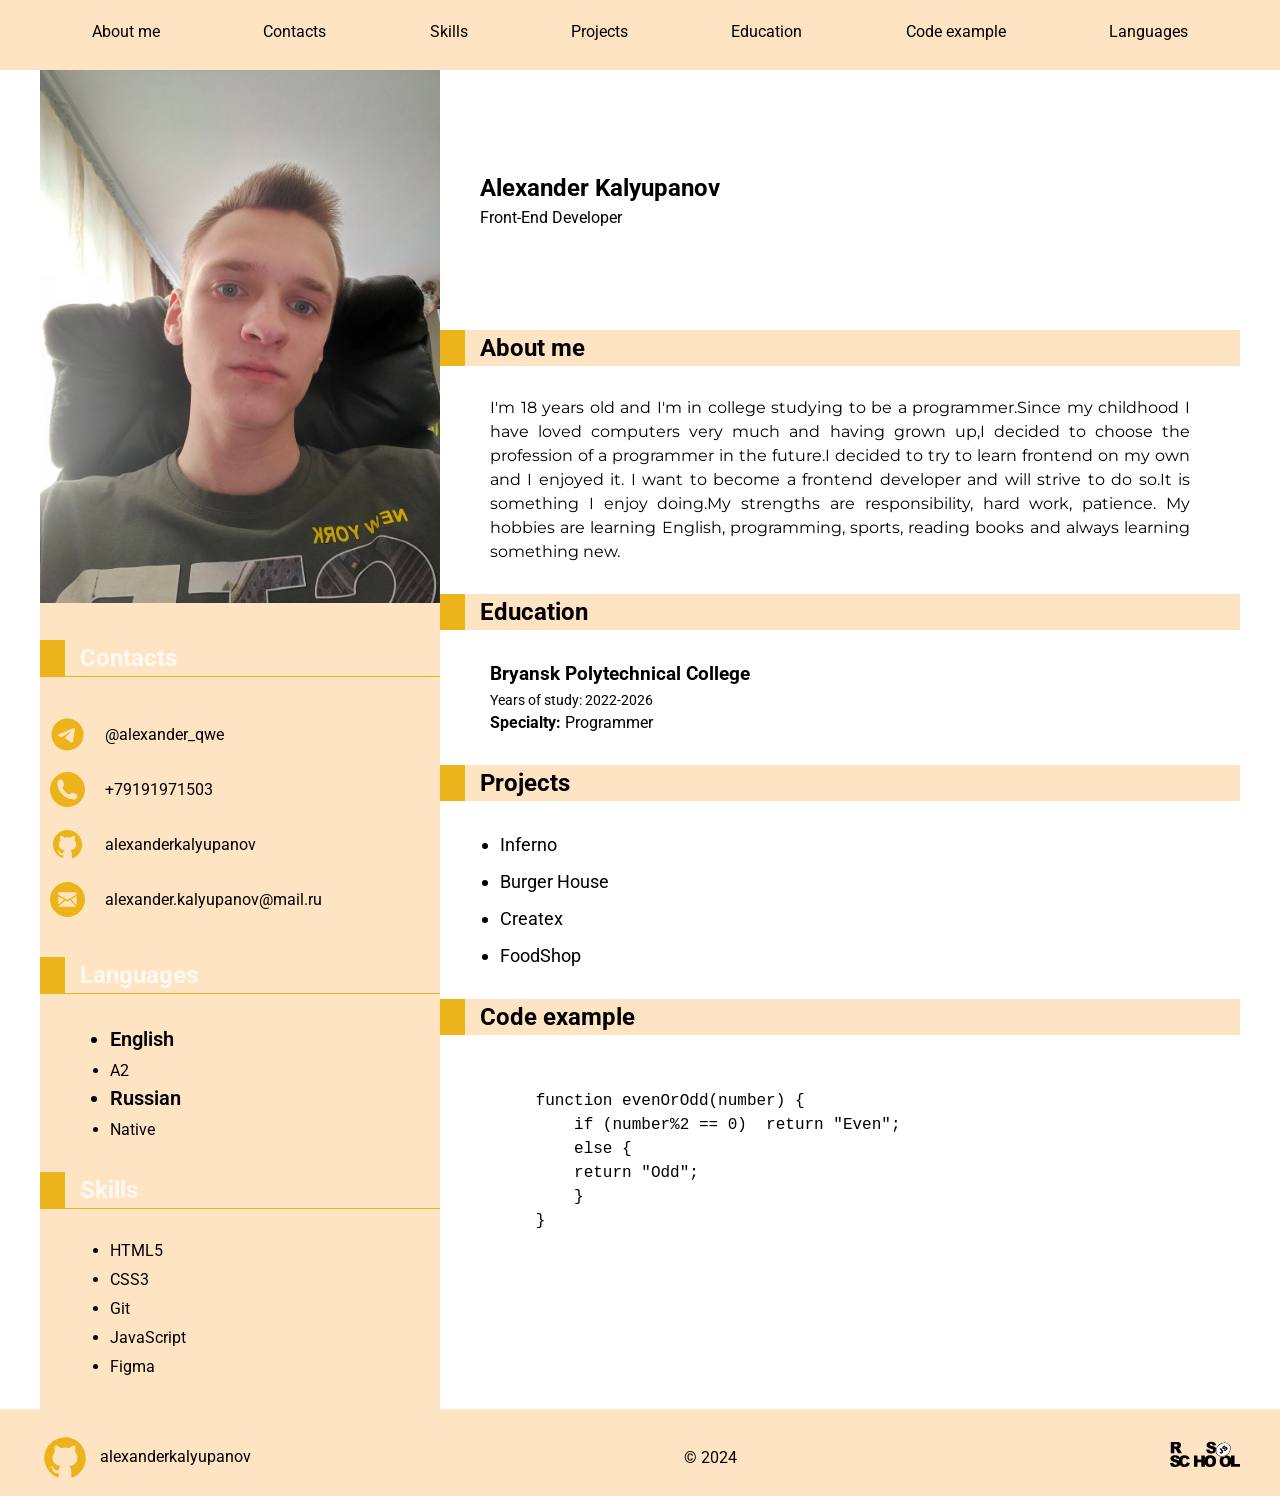
<file: index.html>
<!DOCTYPE html>
<html lang="en">
<head>
    <meta charset="UTF-8">
    <meta name="viewport" content="width=device-width, initial-scale=1.0">
    <title>Document</title>
    <link rel="preconnect" href="https://fonts.googleapis.com">
    <link rel="preconnect" href="https://fonts.gstatic.com" crossorigin>
    <link href="https://fonts.googleapis.com/css2?family=Roboto:ital,wght@0,300;0,400;0,500;0,700;1,300;1,400;1,500;1,700&display=swap" rel="stylesheet">
    <link rel="preconnect" href="https://fonts.googleapis.com">
    <link rel="preconnect" href="https://fonts.gstatic.com" crossorigin>
    <link href="https://fonts.googleapis.com/css2?family=Montserrat:wght@100..900&display=swap" rel="stylesheet">
    <link rel="stylesheet" href="style.css">
</head>
<body>
    <header class="header">
        <div class="container">
            <nav class="nav">
                <ul class="nav-list">
                    <li class="list-item">
                        <a href="#about-me" class="list-item_link">About me</a>
                    </li>
                    <li class="list-item">
                        <a href="#contacts" class="list-item_link">Contacts</a>
                    </li>
                    <li class="list-item">
                        <a href="#skills" class="list-item_link">Skills</a>
                    </li>
                    <li class="list-item">
                        <a href="#project" class="list-item_link">Projects</a>
                    </li>
                    <li class="list-item">
                        <a href="#education" class="list-item_link">Education</a>
                    </li>
                    <li class="list-item">
                        <a href="#code-example" class="list-item_link">Code example</a>
                    </li>
                    <li class="list-item">
                        <a href="#languages" class="list-item_link">Languages</a>
                    </li>
                </ul>
            </nav>
        </div>
    </header>
    <main class="main">
        <div class="container">
            <div class="main__box">
                <div class="left-side">
                    <div class="left-side__img">
                        <img class="left-img" src="assets/img/my_photo.jpg" alt="my photo">
                    </div>
                    <section class="contacts__info" id="contacts">
                        <div class="section__title title__left">
                            <h2>Contacts</h2>
                        </div>
                        <ul class="contacts__list">
                            <li class="contacts__item">
                                <img src="assets/icons/telegram.svg" alt="telegram logo" class="contacts__img">
                                <a href="https://t.me/alexander_qwe" target="_blank" class="contacts__link">@alexander_qwe</a>
                            </li>
                            <li class="contacts__item">
                                <img src="assets/icons/phone.svg" alt="phone logo" class="contacts__img">
                                <a href="tel:+79191971503" target="_blank" class="contacts__link">+79191971503</a>
                            </li>
                            <li class="contacts__item">
                                <img src="assets/icons/github.svg" alt="github logo" class="contacts__img">
                                <a href="https://github.com/alexanderkalyupanov" target="_blank" class="contacts__link">alexanderkalyupanov</a>
                            </li>
                            <li class="contacts__item">
                                <img src="assets/icons/email.svg" alt="email logo"  class="contacts__img">
                                <a href="mailto:alexander.kalyupanov@mail.ru" target="_blank" class="contacts__link">alexander.kalyupanov@mail.ru</a>
                            </li>
                        </ul>
                    </section>
                    <section class="languages" id="languages">
                        <div class="section__title title__left">
                            <h2>Languages</h2>
                        </div>
                        <ul class="languages__list">
                            <li class="languages__list--item">English</li>
                            <li><label class="languages__level">A2</label></li>
                            <li class="languages__list--item">Russian</li>
                            <li><label class="languages__level">Native</label></li>
                        </ul>
                    </section>
                    <section class="skills" id="skills">
                        <div class="section__title title__left">
                            <h2>Skills</h2>
                        </div>
                        <ul class="skills__list">
                            <li class="skills__list--item">HTML5</li>
                            <li class="skills__list--item">CSS3</li>
                            <li class="skills__list--item">Git</li>
                            <li class="skills__list--item">JavaScript</li>
                            <li class="skills__list--item">Figma</li>
                        </ul>
                    </section>
                </div>
                <div class="right-side">
                    <section class="side__info">
                        <h1 class="side__title">Alexander Kalyupanov</h1>
                        <p>Front-End Developer</p>
                    </section>
                    <section class="about__me" id="about-me">
                        <div class="section__title">
                            <h2>About me</h2>
                        </div>
                        <div class="about__me--content">
                            <p>I'm 18 years old and I'm in college studying to be a programmer.Since my childhood I have loved computers very much and having grown up,I decided to choose the profession of a programmer in the future.I decided to try to learn frontend on my own and I enjoyed it. I want to become a frontend developer and will strive to do so.It is something I enjoy doing.My strengths are responsibility, hard work, patience. My hobbies are learning English, programming, sports, reading books and always learning something new.</p>
                        </div>
                    </section>
                    <section class="education" id="education">
                        <div class="section__title">
                            <h2>Education</h2>
                        </div>
                        <div class="education__info">
                            <h3 class="education__title">Bryansk Polytechnical College</h3>
                            <p class="education__term-study">Years of study: 2022-2026</p>
                            <p class="education__specialty"><b>Specialty:</b> Programmer</p>
                        </div>
                    </section>
                    <section class="projects" id="projects">
                        <div class="section__title">
                            <h2>Projects</h2>
                        </div>
                        <div class="projects__info">
                            <ul class="projects__list">
                                <li class="projects__list--item">
                                    <a href="https://alexanderkalyupanov.github.io/frontendblok/" target="_blank" class="projects__list--link">Inferno</a>
                                </li>
                                <li class="projects__list--item">
                                    <a href="https://alexanderkalyupanov.github.io/burgers/" target="_blank" class="projects__list--link">Burger House</a>
                                </li>
                                <li class="projects__list--item">
                                    <a href="https://alexanderkalyupanov.github.io/createx/" target="_blank" class="projects__list--link">Createx</a>
                                </li>
                                <li class="projects__list--item">
                                    <a href="https://alexanderkalyupanov.github.io/food-shops/" target="_blank" class="projects__list--link">FoodShop</a>
                                </li>
                            </ul>
                        </div>
                    </section>
                    <section class="code-example" id="code-example">
                        <div class="section__title">
                            <h2>Code example</h2>
                        </div>
                        <div class="code-example__box">
                            <pre class="pre">
                                <code>
                                    function evenOrOdd(number) {
                                        if (number%2 == 0)  return "Even";
                                        else {
                                        return "Odd";
                                        }
                                    }
                                </code>
                            </pre>
                        </div>
                    </section>
                </div>
            </div>
        </div>
    </main>
    <footer class="footer">
        <div class="container">
            <div class="footer__box">
                <div class="footer__item">
                    <img src="assets/icons/github.svg" alt="github logo" class="contacts__img">
                    <a href="https://github.com/alexanderkalyupanov" target="_blank" class="footer__link">alexanderkalyupanov</a>
                </div>
                <div class="footer__item">
                    <p class="footer__year">© 2024</p>
                </div>
                <div class="footer__item">
                    <a href="https://rs.school/courses/javascript-ru" target="_blank" >
                        <img src="assets/icons/rsschool-logo.svg" alt="rsschool logo" class="footer__logo">
                    </a>
                </div>
            </div>
        </div>
    </footer>
</body>
</html>
</file>
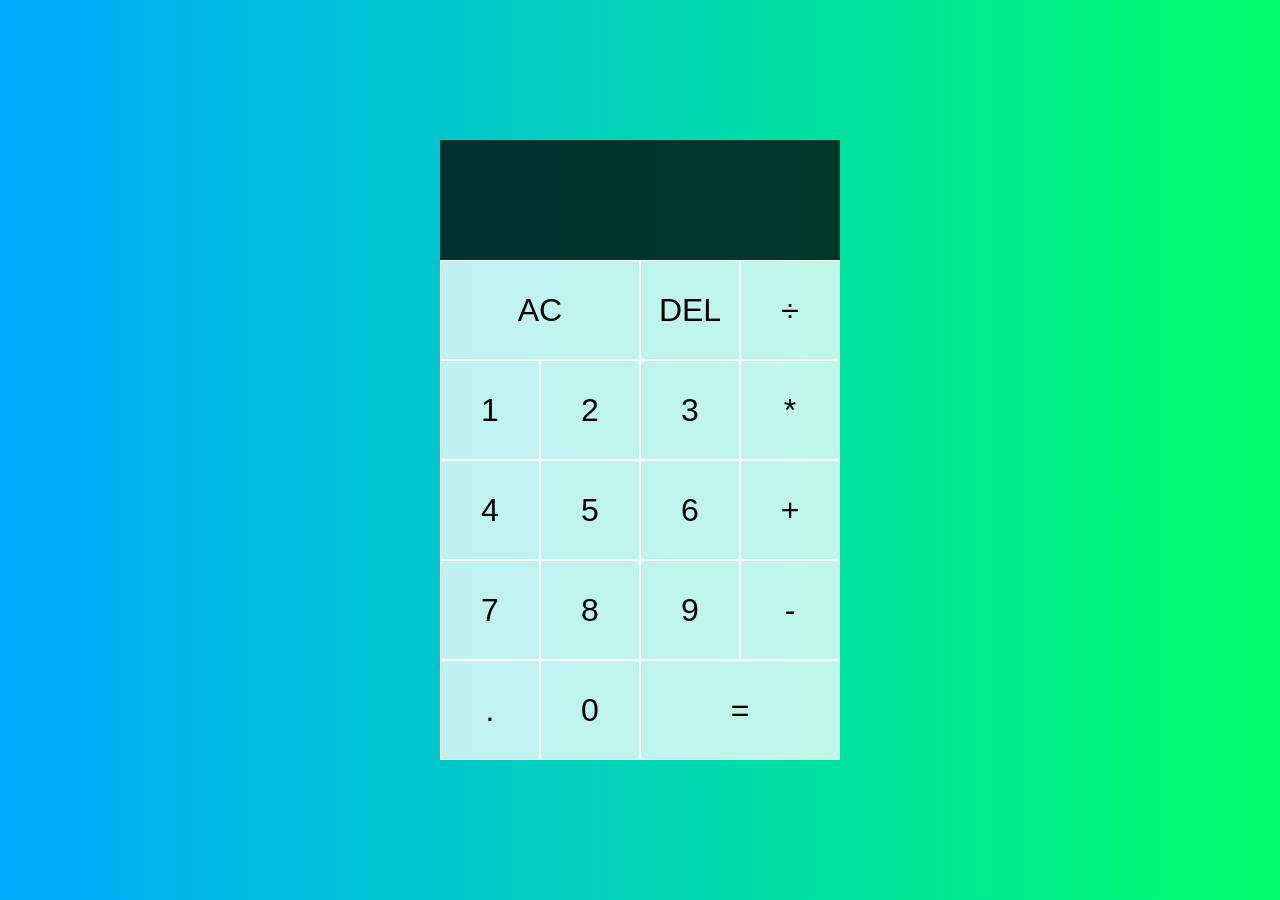
<file: calculator/index.html>
<!DOCTYPE html>
<html lang="en">
<head>
  <meta charset="UTF-8">
  <meta name="viewport" content="width=device-width, initial-scale=1.0">
  <meta http-equiv="X-UA-Compatible" content="ie=edge">
  <title>Calculator</title>
  <link href="styles.css" rel="stylesheet">
  <script src="script.js" defer></script>
</head>
<body>
  <div class="calculator-grid">
    <div class="output">
      <div data-previous-operand class="previous-operand"></div>
      <div data-current-operand class="current-operand"></div>
    </div>
    <button data-all-clear class="span-two">AC</button>
    <button data-delete>DEL</button>
    <button data-operation>÷</button>
    <button data-number>1</button>
    <button data-number>2</button>
    <button data-number>3</button>
    <button data-operation>*</button>
    <button data-number>4</button>
    <button data-number>5</button>
    <button data-number>6</button>
    <button data-operation>+</button>
    <button data-number>7</button>
    <button data-number>8</button>
    <button data-number>9</button>
    <button data-operation>-</button>
    <button data-number>.</button>
    <button data-number>0</button>
    <button data-equals class="span-two">=</button>
  </div>
</body>
</html>
</file>
<file: style.css>
* {
  box-sizing: border-box;
  margin: 0;
  padding: 0;
}

html {
  scroll-behavior: smooth;
}

body {
  font-family: "Roboto", sans-serif;
  font-size: 16px;
  line-height: 1.5;
  font-weight: 400;
}

.container {
  max-width: 1200px;
  margin: 0 auto;
}

.header {
  background-color: bisque;
  min-height: 70px;
}

.nav-list {
  display: flex;
  flex-wrap: wrap;
  justify-content: space-around;
  align-items: center;
  margin: 0;
  list-style: none;
  padding-top: 20px;
}

.list-item_link {
  text-decoration: none;
  color: black;
  cursor: pointer;
  transition: 0.3s;
    text-decoration: none;
    color: black;
    cursor: pointer;
    transition: 0.3s;
}

.list-item_link:after,
.footer__link::after {
  display: block;
  line-height: 1px;
  content: "";
  height: 2px;
  width: 0%;
  background-color: rgb(236, 180, 26);
  transition: width 0.4s ease-in-out;
}

.list-item_link:hover:after,
.list-item_link:focus:after,
.footer__link:hover:after,
.footer__link:focus:after {
  width: 100%;
}

.main__box {
  display: grid;
  grid-template-columns: 400px 1fr;
}

.left-img {
  width: 400px;
}

.side__info {
  margin: 100px 40px;
}

.section__title {
  background-color: bisque;
  position: relative;
  font-weight: 600;
  padding-left: 40px;
  margin-bottom: 30px;
}

.section__title h2 {
  font-size: 24px;
  margin: 0;
  padding: 0;
}

.section__title::before {
  position: absolute;
  content: "";
  left: 0;
  top: 0;
  width: 25px;
  height: 100%;
  background-color: rgb(236, 180, 26);
}

.about__me--content {
  font-family: "Montserrat", sans-serif;
  padding: 0 50px;
  text-align: justify;
}

.about__me--content p {
  margin-bottom: 30px;
}

.left-side {
  background-color: bisque;
}

.contacts__img {
  width: 50px;
  height: 50px;
}

.contacts__img path {
  fill: rgb(236, 180, 26);
}

.contacts__list {
  flex-direction: column;
  margin-bottom: 30px;
    display: flex;
    flex-direction: column;
    margin-bottom: 30px;
}

.contacts__item {
  padding: 10px;
  list-style-type: none;
  display: flex;
  align-items: center;
}

.contacts__item img {
  width: 35px;
  height: 35px;
}

.contacts__link {
  text-decoration: none;
  color: black;
  cursor: pointer;
  margin-left: 20px;
}

.title__left {
  color: #ffffffc7;
  border-bottom: 1px solid rgb(236, 180, 26);
}

.title__left:first-child {
  margin-top: 30px;
}

.title__left:first-child {
  margin-top: 30px;
}


.languages__list {
  padding-left: 70px;
  margin-bottom: 30px;
    padding-left: 70px;
    margin-bottom: 30px;
}

.languages__list--item {
  font-size: 20px;
  font-weight: 600;
  margin-bottom: 5px;
}

.languages__level {
  margin: 0;
}

.skills__list {
  padding-left: 70px;
  margin-bottom: 30px;
    padding-left: 70px;
    margin-bottom: 30px;
}

.skills__list--item {
  margin-bottom: 5px;
}

.education__info {
  padding: 0px 50px;
  margin-bottom: 30px;
}

.education__title {
  margin-bottom: 2px;
}

.education__term-study {
  font-size: 14px;
}

.projects__info {
  padding: 0 60px;
  margin-bottom: 30px;
}

.projects__list--item {
  font-size: 18px;
  margin-bottom: 10px;
}

.projects__list--link {
  text-decoration: none;
  color: black;
  cursor: pointer;
}

.pre {
  margin-left: -250px;
}

.footer {
  background-color: bisque;
  min-height: 70px;
}

.footer__box {
  display: flex;
  padding-top: 10px;
  justify-content: space-between;
  align-items: center;
}

.footer__item {
  display: flex;
  align-items: center;
}

.footer__logo {
  width: 70px;
  height: 70px;
}

.footer__link {
  transition: 0.3s;
  margin-left: 10px;
  text-decoration: none;
  color: black;
  cursor: pointer;
}
</file>
<file: calculator/styles.css>
*, *::before, *::after {
  box-sizing: border-box;
  font-family: Gotham Rounded, sans-serif;
  font-weight: normal;
}

body {
  padding: 0;
  margin: 0;
  background: linear-gradient(to right, #00AAFF, #00FF6C);
}

.calculator-grid {
  display: grid;
  justify-content: center;
  align-content: center;
  min-height: 100vh;
  grid-template-columns: repeat(4, 100px);
  grid-template-rows: minmax(120px, auto) repeat(5, 100px);
}

.calculator-grid > button {
  cursor: pointer;
  font-size: 2rem;
  border: 1px solid white;
  outline: none;
  background-color: rgba(255, 255, 255, .75);
}

.calculator-grid > button:hover {
  background-color: rgba(255, 255, 255, .9);
}

.span-two {
  grid-column: span 2;
}

.output {
  grid-column: 1 / -1;
  background-color: rgba(0, 0, 0, .75);
  display: flex;
  align-items: flex-end;
  justify-content: space-around;
  flex-direction: column;
  padding: 10px;
  word-wrap: break-word;
  word-break: break-all;
}

.output .previous-operand {
  color: rgba(255, 255, 255, .75);
  font-size: 1.5rem;
}

.output .current-operand {
  color: white;
  font-size: 2.5rem;
}
</file>
